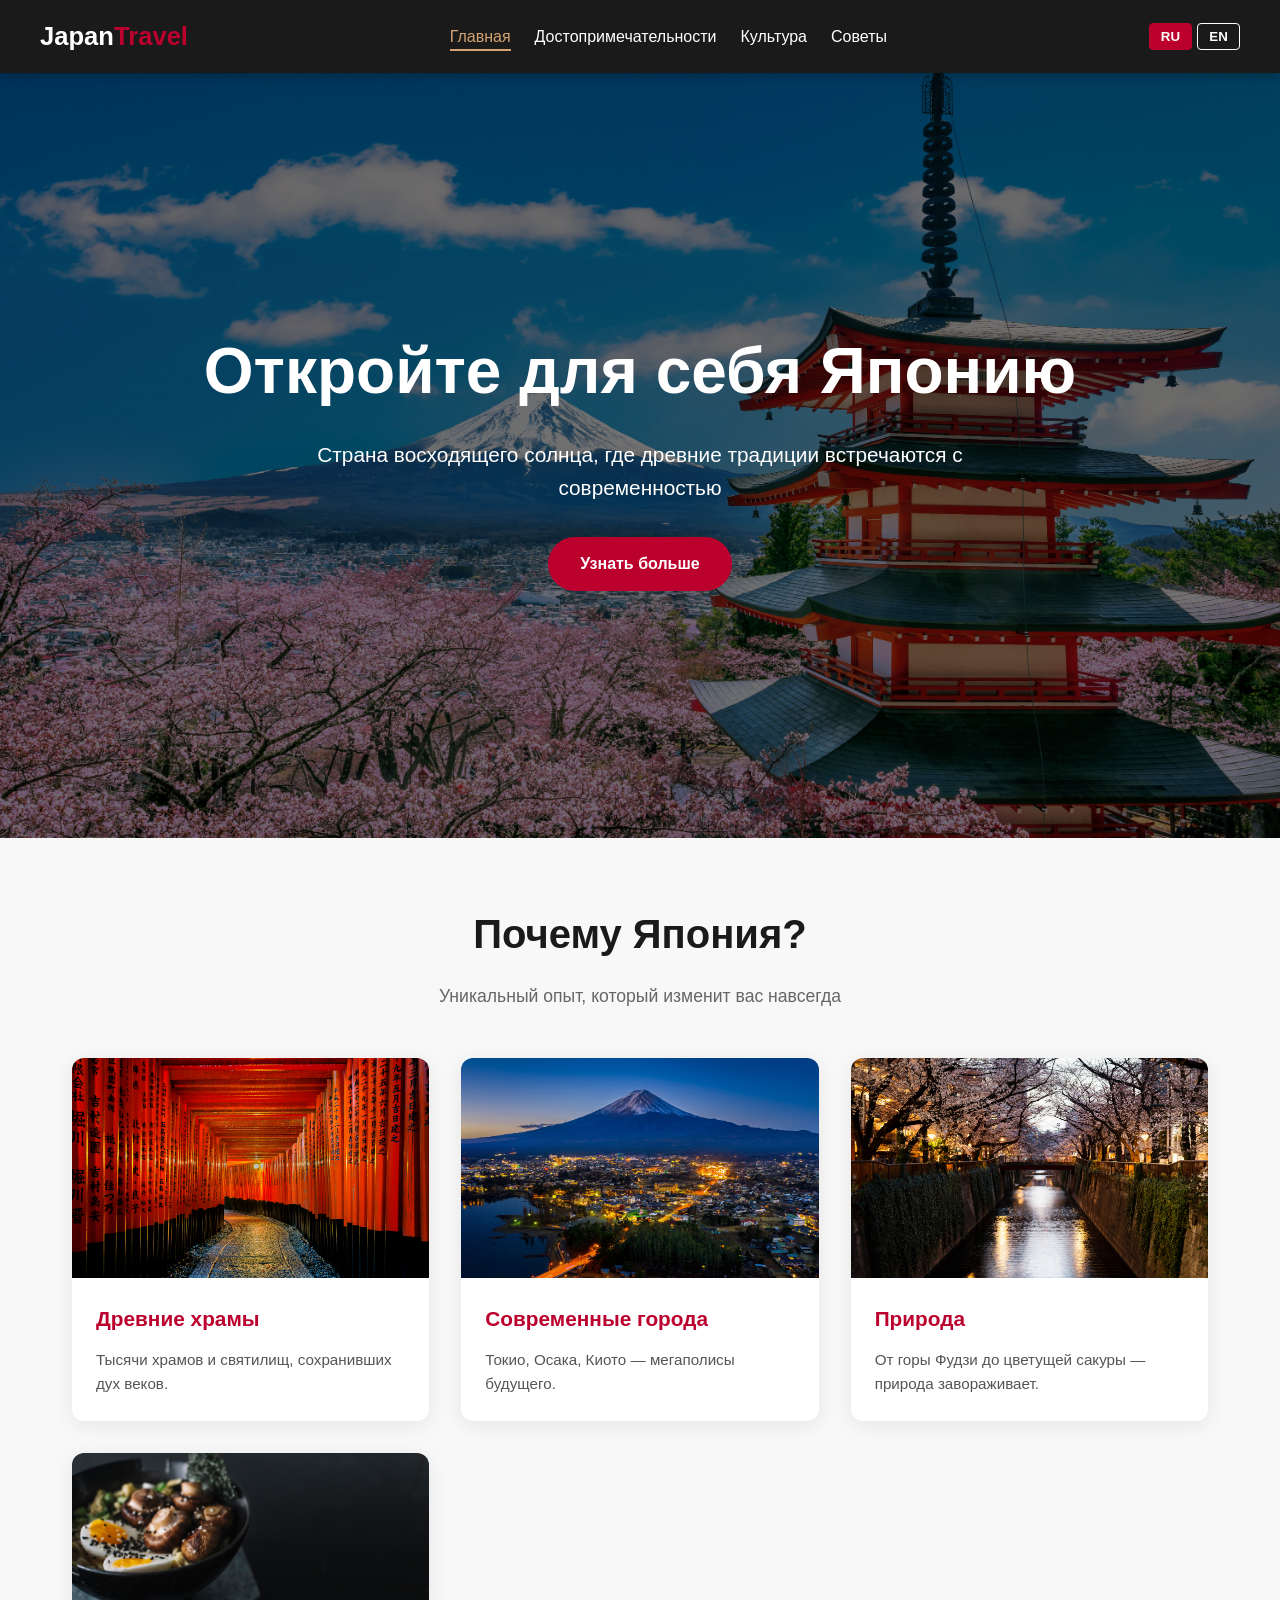
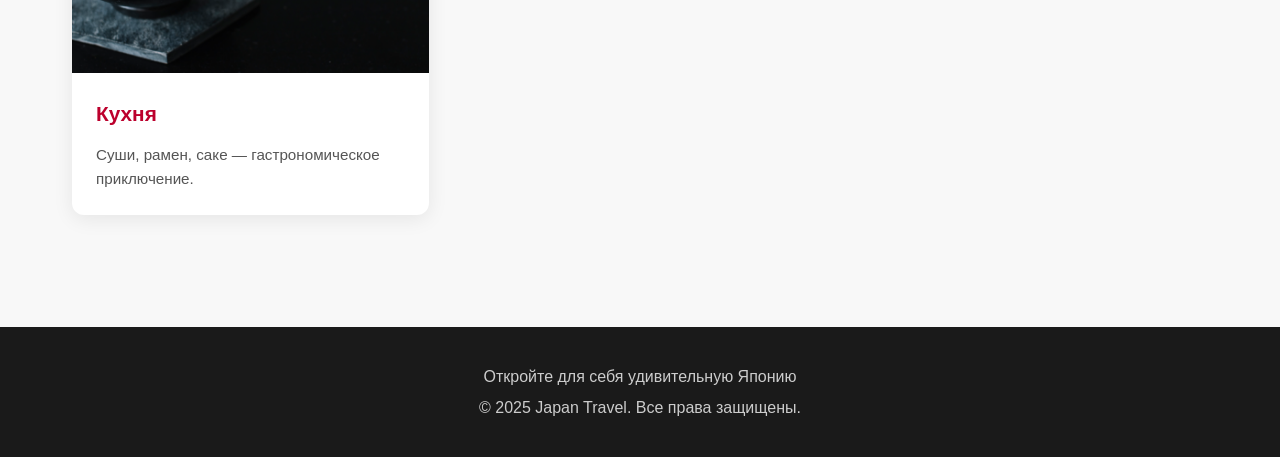
<file: index.html>
<!DOCTYPE html>
<html lang="ru">
<head>
  <meta charset="UTF-8">
  <meta name="viewport" content="width=device-width, initial-scale=1.0">
  <title>Japan Travel — Откройте для себя Японию</title>
  <link rel="stylesheet" href="css/style.css">
</head>
<body>
  <header>
    <nav class="nav">
      <a href="index.html" class="logo">Japan<span>Travel</span></a>
      <ul class="nav-links">
        <li><a href="index.html" data-i18n="nav_home">Главная</a></li>
        <li><a href="attractions.html" data-i18n="nav_attractions">Достопримечательности</a></li>
        <li><a href="culture.html" data-i18n="nav_culture">Культура</a></li>
        <li><a href="tips.html" data-i18n="nav_tips">Советы</a></li>
      </ul>
      <div class="lang-switch">
        <button data-lang="ru">RU</button>
        <button data-lang="en">EN</button>
      </div>
    </nav>
  </header>

  <section class="hero" data-bg="hero.home">
    <div class="hero-content">
      <h1 data-i18n="hero_title">Откройте для себя Японию</h1>
      <p data-i18n="hero_subtitle">Страна восходящего солнца, где древние традиции встречаются с современностью</p>
      <a href="attractions.html" class="btn" data-i18n="hero_btn">Узнать больше</a>
    </div>
  </section>

  <section class="section">
    <h2 data-i18n="intro_title">Почему Япония?</h2>
    <p class="section-subtitle" data-i18n="intro_subtitle">Уникальный опыт, который изменит вас навсегда</p>
    <div class="grid">
      <div class="card">
        <img data-img="home.card1" alt="Temples">
        <div class="card-body">
          <h3 data-i18n="card1_title">Древние храмы</h3>
          <p data-i18n="card1_text">Тысячи храмов и святилищ, сохранивших дух веков.</p>
        </div>
      </div>
      <div class="card">
        <img data-img="home.card2" alt="Tokyo">
        <div class="card-body">
          <h3 data-i18n="card2_title">Современные города</h3>
          <p data-i18n="card2_text">Токио, Осака, Киото — мегаполисы будущего.</p>
        </div>
      </div>
      <div class="card">
        <img data-img="home.card3" alt="Fuji">
        <div class="card-body">
          <h3 data-i18n="card3_title">Природа</h3>
          <p data-i18n="card3_text">От горы Фудзи до цветущей сакуры — природа завораживает.</p>
        </div>
      </div>
      <div class="card">
        <img data-img="home.card4" alt="Food">
        <div class="card-body">
          <h3 data-i18n="card4_title">Кухня</h3>
          <p data-i18n="card4_text">Суши, рамен, саке — гастрономическое приключение.</p>
        </div>
      </div>
    </div>
  </section>

  <footer>
    <p data-i18n="footer_text">Откройте для себя удивительную Японию</p>
    <p data-i18n="footer_copy">© 2025 Japan Travel. Все права защищены.</p>
  </footer>

  <script src="js/images.js"></script>
  <script src="js/lang.js"></script>
  <script src="js/main.js"></script>
</body>
</html>
</file>
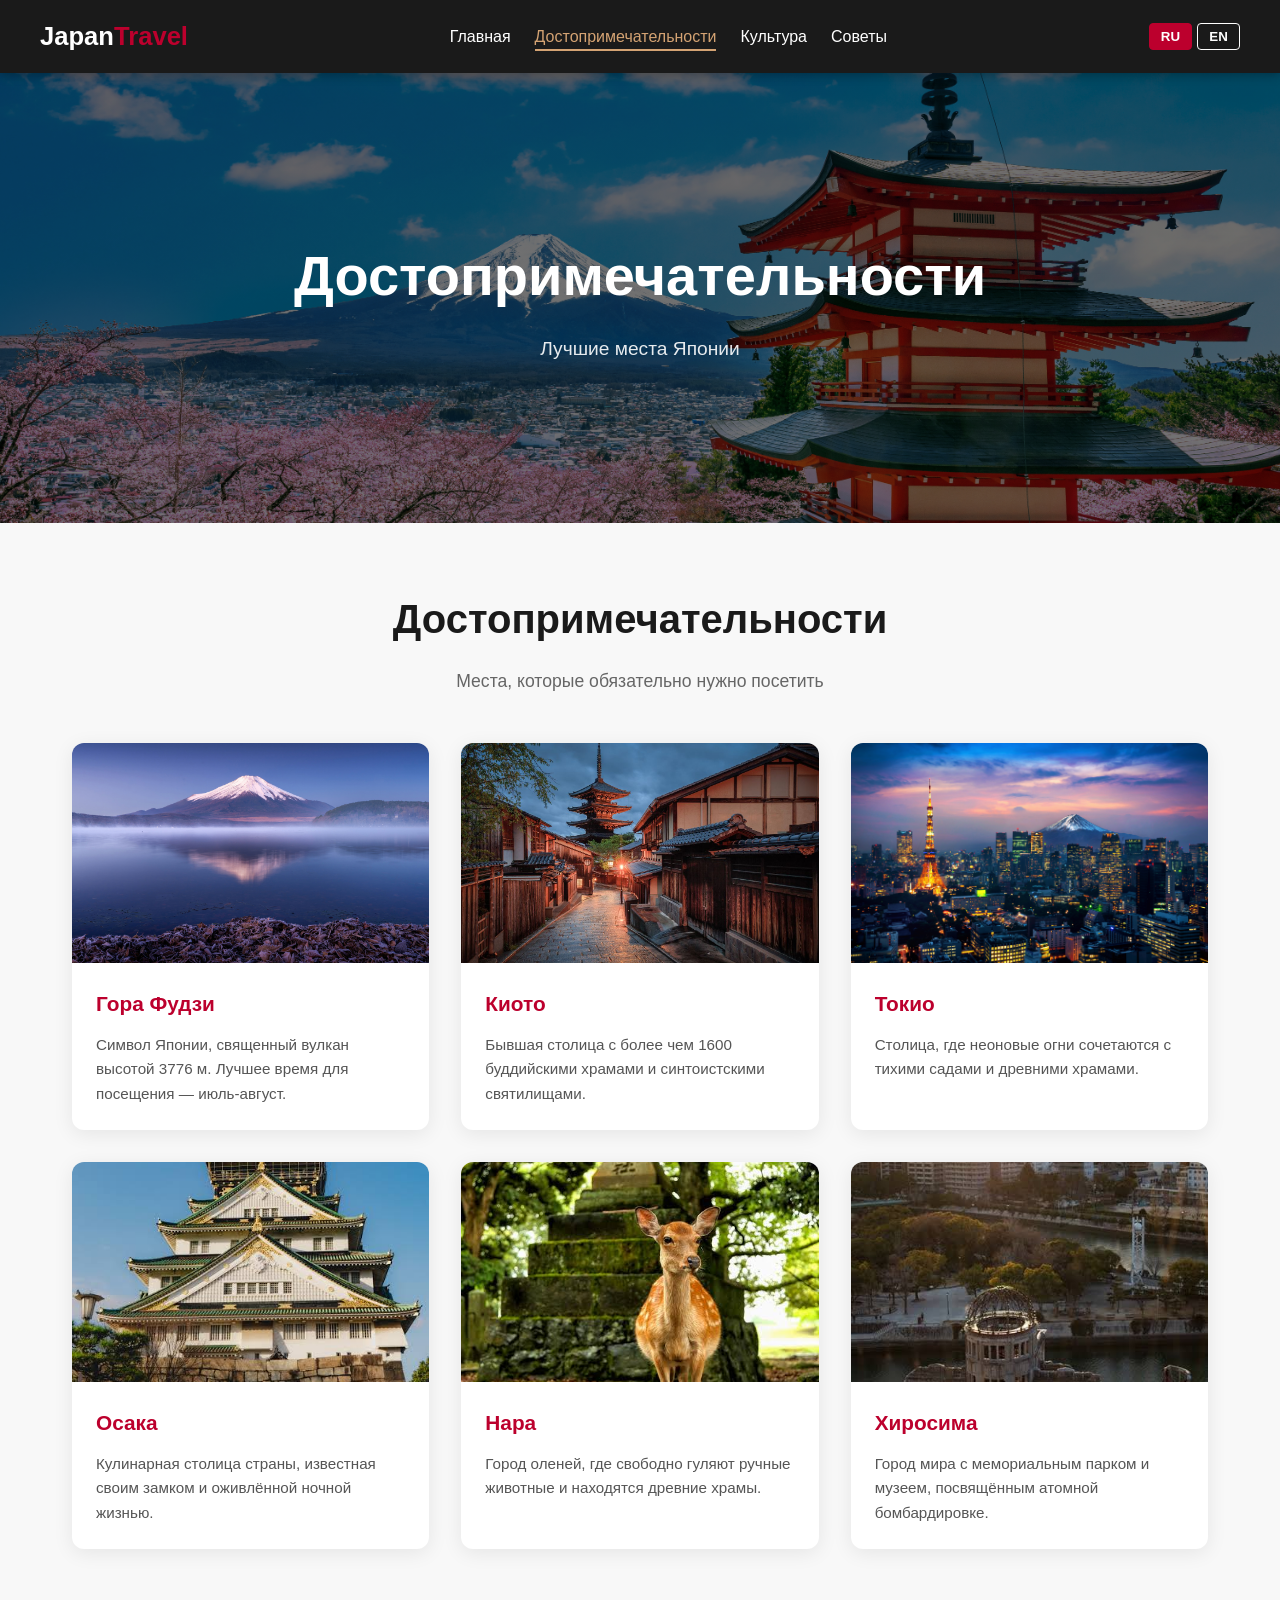
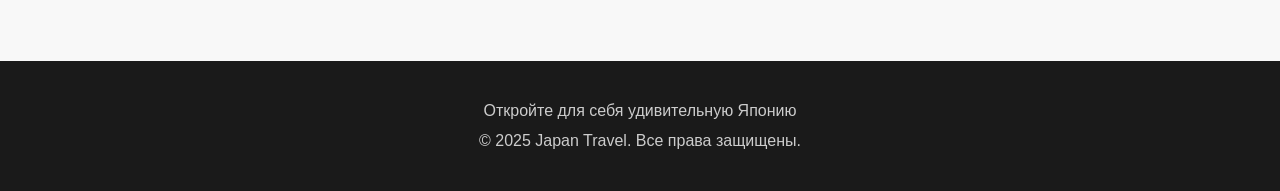
<file: attractions.html>
<!DOCTYPE html>
<html lang="ru">
<head>
  <meta charset="UTF-8">
  <meta name="viewport" content="width=device-width, initial-scale=1.0">
  <title>Attractions — Japan Travel</title>
  <link rel="stylesheet" href="css/style.css">
</head>
<body>
  <header>
    <nav class="nav">
      <a href="index.html" class="logo">Japan<span>Travel</span></a>
      <ul class="nav-links">
        <li><a href="index.html" data-i18n="nav_home">Главная</a></li>
        <li><a href="attractions.html" data-i18n="nav_attractions">Достопримечательности</a></li>
        <li><a href="culture.html" data-i18n="nav_culture">Культура</a></li>
        <li><a href="tips.html" data-i18n="nav_tips">Советы</a></li>
      </ul>
      <div class="lang-switch">
        <button data-lang="ru">RU</button>
        <button data-lang="en">EN</button>
      </div>
    </nav>
  </header>

  <section class="page-header" data-bg="hero.attractions">
    <div>
      <h1 data-i18n="page_attr_h">Достопримечательности</h1>
      <p data-i18n="page_attr_p">Лучшие места Японии</p>
    </div>
  </section>

  <section class="section">
    <h2 data-i18n="attr_title">Достопримечательности</h2>
    <p class="section-subtitle" data-i18n="attr_subtitle">Места, которые обязательно нужно посетить</p>
    <div class="grid">
      <div class="card">
        <img data-img="attractions.attr1" alt="Fuji">
        <div class="card-body">
          <h3 data-i18n="attr1_title">Гора Фудзи</h3>
          <p data-i18n="attr1_text">Символ Японии, священный вулкан высотой 3776 м.</p>
        </div>
      </div>
      <div class="card">
        <img data-img="attractions.attr2" alt="Kyoto">
        <div class="card-body">
          <h3 data-i18n="attr2_title">Киото</h3>
          <p data-i18n="attr2_text">Бывшая столица с более чем 1600 храмами.</p>
        </div>
      </div>
      <div class="card">
        <img data-img="attractions.attr3" alt="Tokyo">
        <div class="card-body">
          <h3 data-i18n="attr3_title">Токио</h3>
          <p data-i18n="attr3_text">Столица, где неон сочетается с древними храмами.</p>
        </div>
      </div>
      <div class="card">
        <img data-img="attractions.attr4" alt="Osaka">
        <div class="card-body">
          <h3 data-i18n="attr4_title">Осака</h3>
          <p data-i18n="attr4_text">Кулинарная столица с замком и ночной жизнью.</p>
        </div>
      </div>
      <div class="card">
        <img data-img="attractions.attr5" alt="Nara">
        <div class="card-body">
          <h3 data-i18n="attr5_title">Нара</h3>
          <p data-i18n="attr5_text">Город оленей с древними храмами.</p>
        </div>
      </div>
      <div class="card">
        <img data-img="attractions.attr6" alt="Hiroshima">
        <div class="card-body">
          <h3 data-i18n="attr6_title">Хиросима</h3>
          <p data-i18n="attr6_text">Город мира с мемориальным парком.</p>
        </div>
      </div>
    </div>
  </section>

  <footer>
    <p data-i18n="footer_text">Откройте для себя удивительную Японию</p>
    <p data-i18n="footer_copy">© 2025 Japan Travel. Все права защищены.</p>
  </footer>

  <script src="js/images.js"></script>
  <script src="js/lang.js"></script>
  <script src="js/main.js"></script>
</body>
</html>
</file>
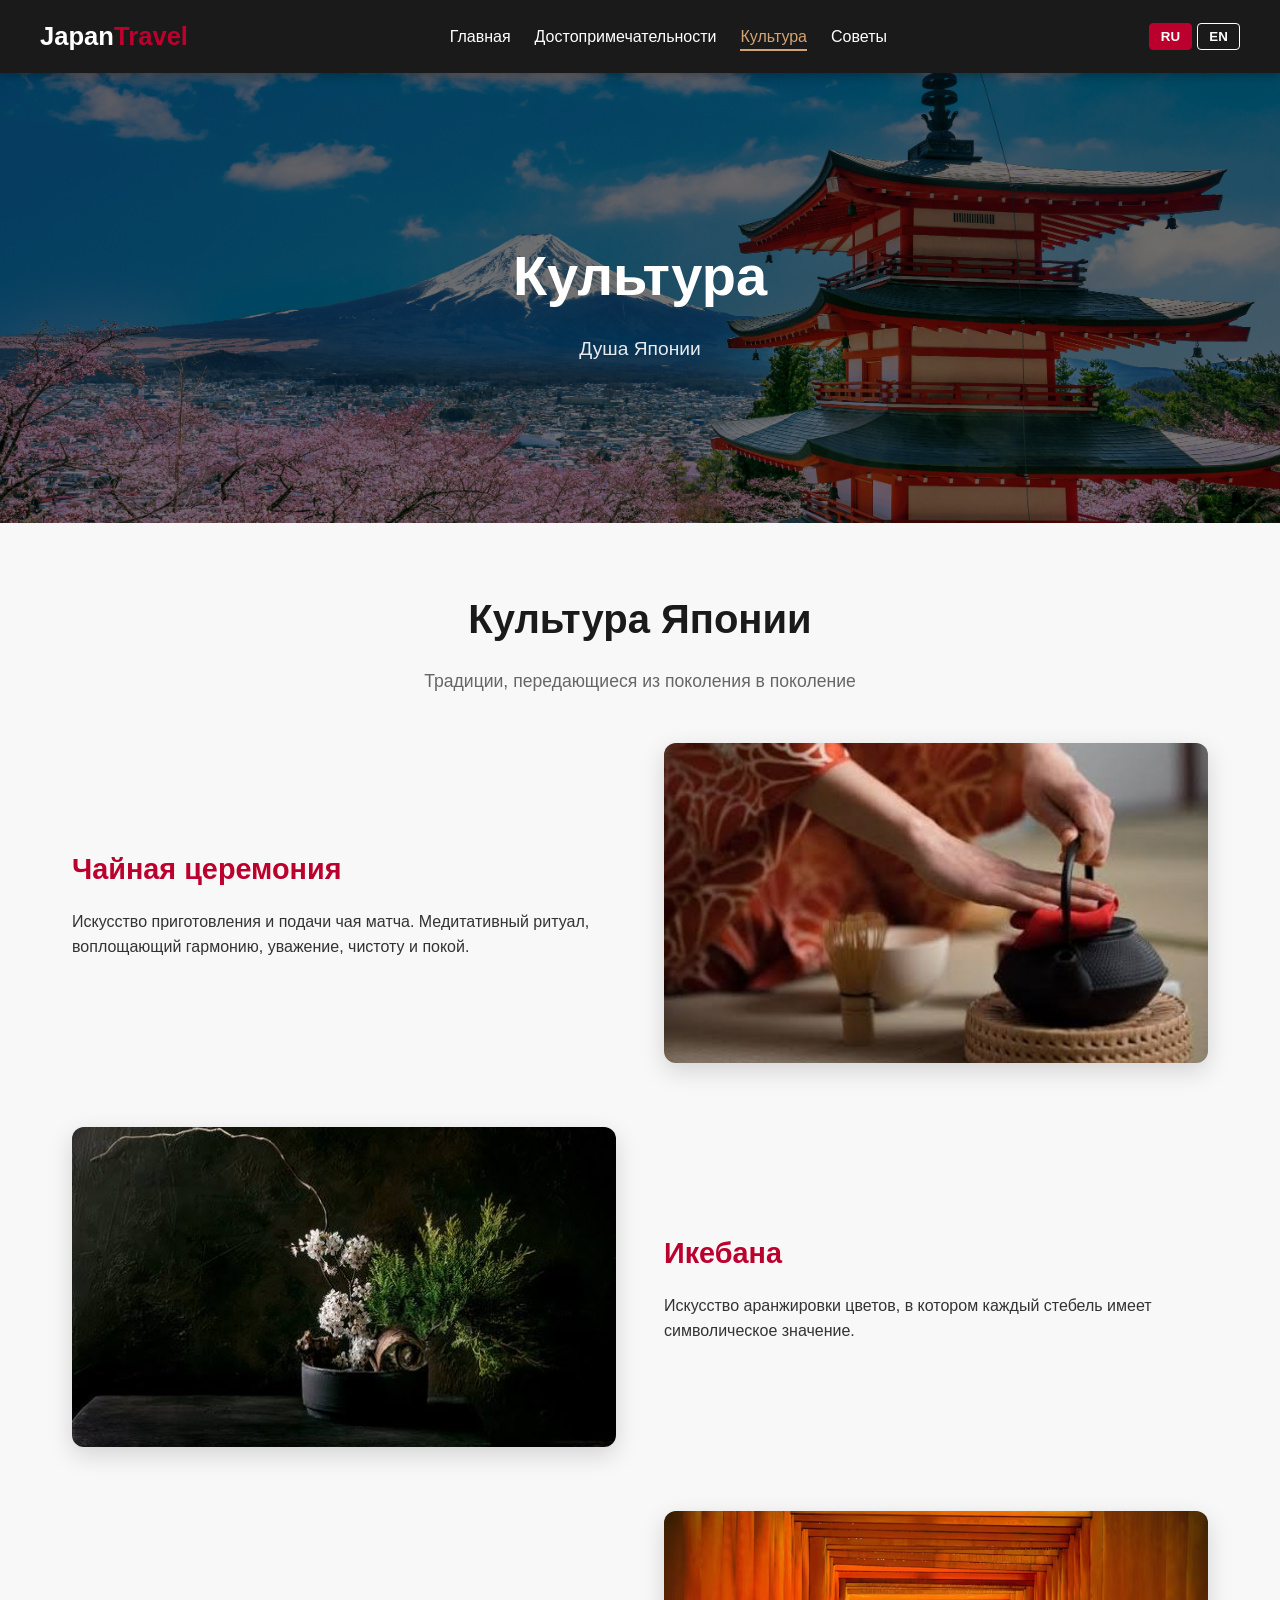
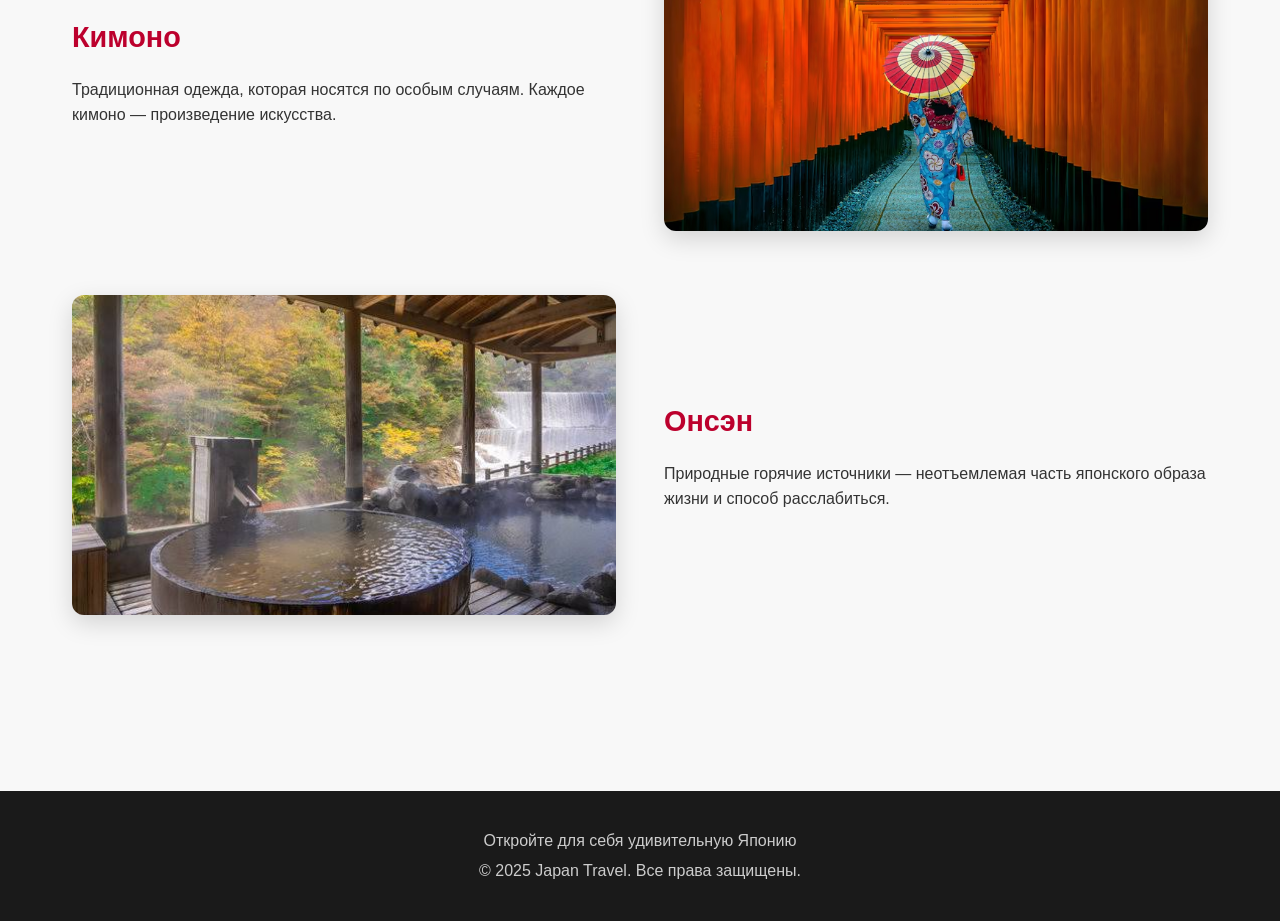
<file: culture.html>
<!DOCTYPE html>
<html lang="ru">
<head>
  <meta charset="UTF-8">
  <meta name="viewport" content="width=device-width, initial-scale=1.0">
  <title>Culture — Japan Travel</title>
  <link rel="stylesheet" href="css/style.css">
</head>
<body>
  <header>
    <nav class="nav">
      <a href="index.html" class="logo">Japan<span>Travel</span></a>
      <ul class="nav-links">
        <li><a href="index.html" data-i18n="nav_home">Главная</a></li>
        <li><a href="attractions.html" data-i18n="nav_attractions">Достопримечательности</a></li>
        <li><a href="culture.html" data-i18n="nav_culture">Культура</a></li>
        <li><a href="tips.html" data-i18n="nav_tips">Советы</a></li>
      </ul>
      <div class="lang-switch">
        <button data-lang="ru">RU</button>
        <button data-lang="en">EN</button>
      </div>
    </nav>
  </header>

  <section class="page-header" data-bg="hero.culture">
    <div>
      <h1 data-i18n="page_cult_h">Культура</h1>
      <p data-i18n="page_cult_p">Душа Японии</p>
    </div>
  </section>

  <section class="section">
    <h2 data-i18n="cult_title">Культура Японии</h2>
    <p class="section-subtitle" data-i18n="cult_subtitle">Традиции, передающиеся из поколения в поколение</p>

    <div class="culture-block">
      <div class="culture-text">
        <h3 data-i18n="cult1_title">Чайная церемония</h3>
        <p data-i18n="cult1_text">Искусство приготовления и подачи чая матча.</p>
      </div>
      <img data-img="culture.cult1" alt="Tea ceremony">
    </div>

    <div class="culture-block">
      <div class="culture-text">
        <h3 data-i18n="cult2_title">Икебана</h3>
        <p data-i18n="cult2_text">Искусство аранжировки цветов.</p>
      </div>
      <img data-img="culture.cult2" alt="Ikebana">
    </div>

    <div class="culture-block">
      <div class="culture-text">
        <h3 data-i18n="cult3_title">Кимоно</h3>
        <p data-i18n="cult3_text">Традиционная одежда для особых случаев.</p>
      </div>
      <img data-img="culture.cult3" alt="Kimono">
    </div>

    <div class="culture-block">
      <div class="culture-text">
        <h3 data-i18n="cult4_title">Онсэн</h3>
        <p data-i18n="cult4_text">Природные горячие источники.</p>
      </div>
      <img data-img="culture.cult4" alt="Onsen">
    </div>
  </section>

  <footer>
    <p data-i18n="footer_text">Откройте для себя удивительную Японию</p>
    <p data-i18n="footer_copy">© 2025 Japan Travel. Все права защищены.</p>
  </footer>

  <script src="js/images.js"></script>
  <script src="js/lang.js"></script>
  <script src="js/main.js"></script>
</body>
</html>
</file>
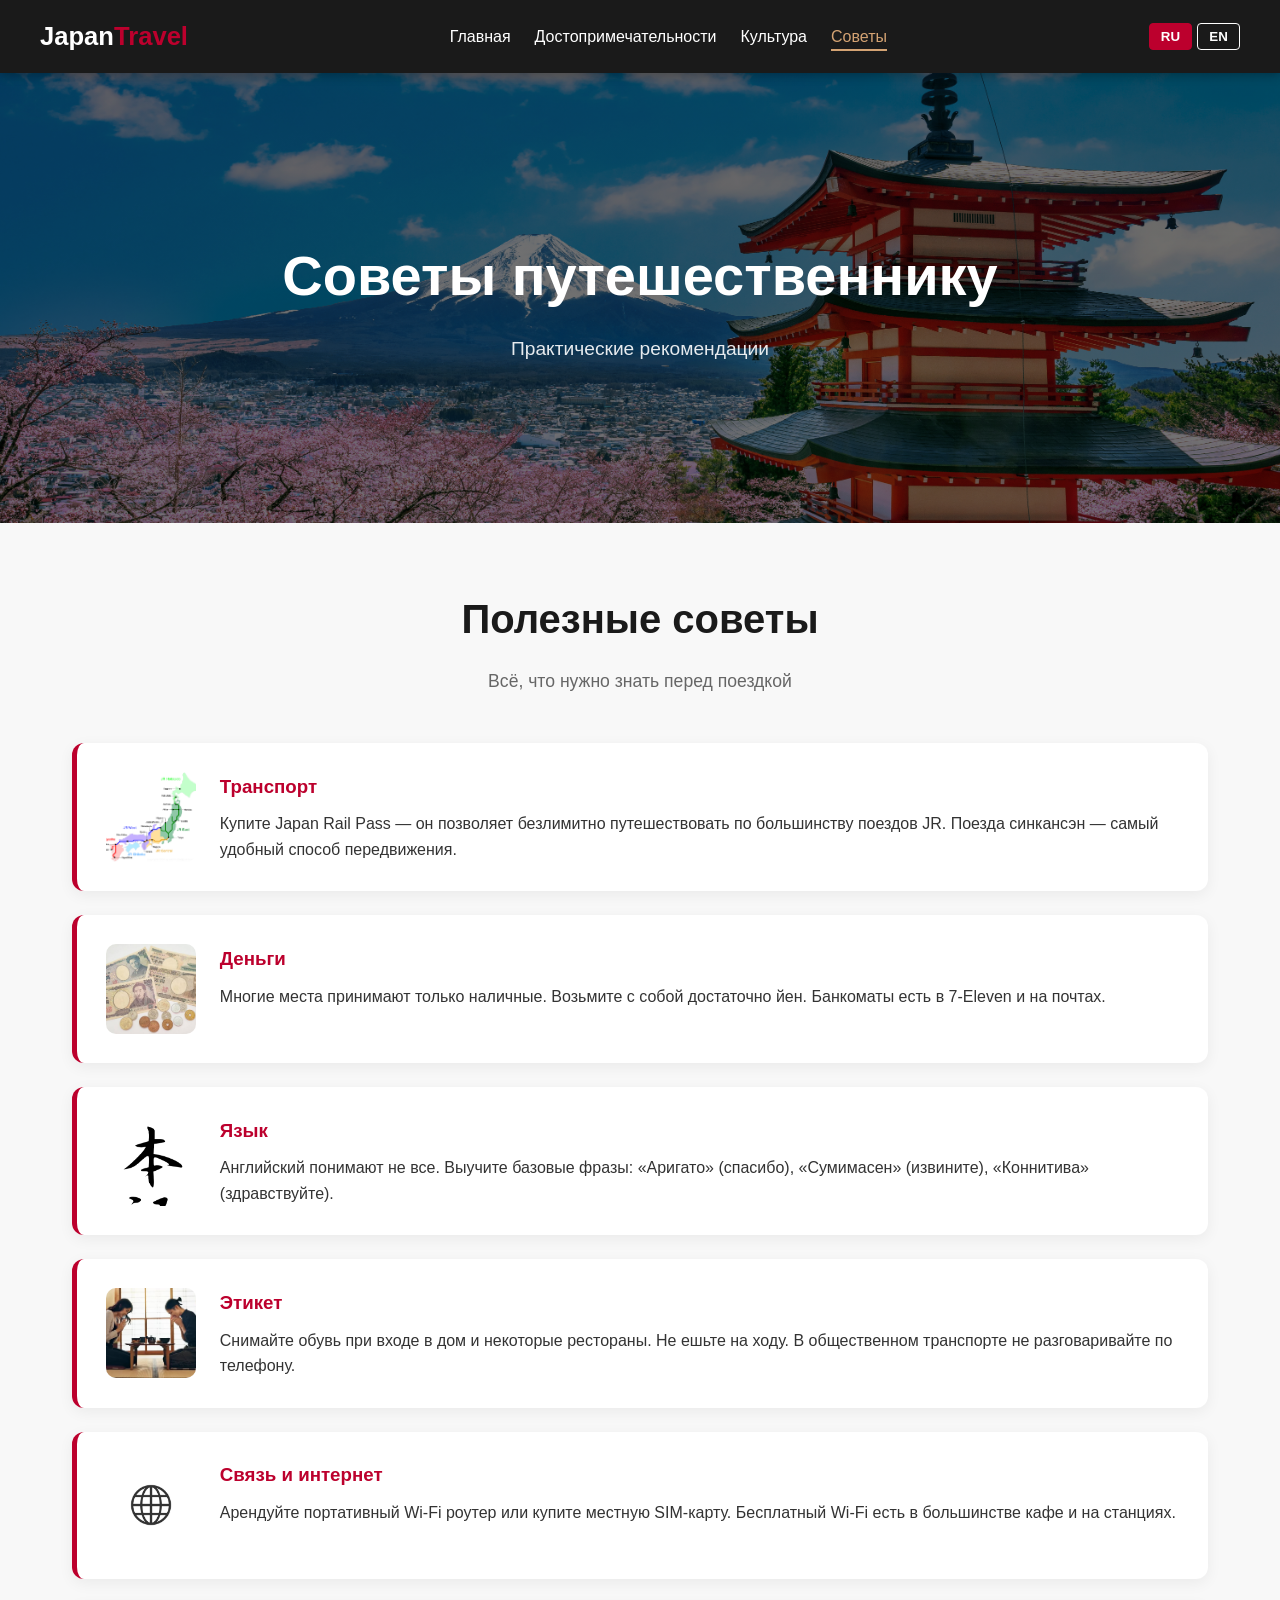
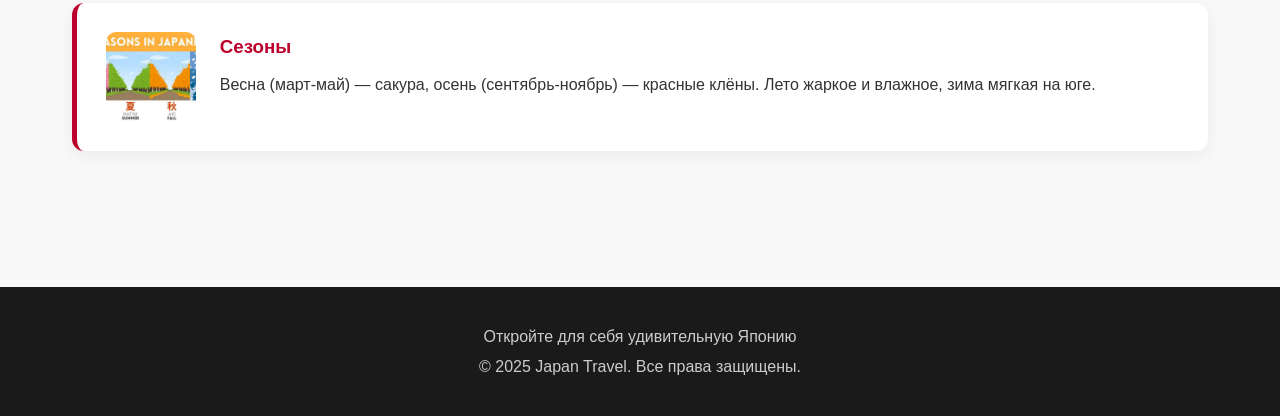
<file: tips.html>
<!DOCTYPE html>
<html lang="ru">
<head>
  <meta charset="UTF-8">
  <meta name="viewport" content="width=device-width, initial-scale=1.0">
  <title>Tips — Japan Travel</title>
  <link rel="stylesheet" href="css/style.css">
</head>
<body>
  <header>
    <nav class="nav">
      <a href="index.html" class="logo">Japan<span>Travel</span></a>
      <ul class="nav-links">
        <li><a href="index.html" data-i18n="nav_home">Главная</a></li>
        <li><a href="attractions.html" data-i18n="nav_attractions">Достопримечательности</a></li>
        <li><a href="culture.html" data-i18n="nav_culture">Культура</a></li>
        <li><a href="tips.html" data-i18n="nav_tips">Советы</a></li>
      </ul>
      <div class="lang-switch">
        <button data-lang="ru">RU</button>
        <button data-lang="en">EN</button>
      </div>
    </nav>
  </header>

  <section class="page-header" data-bg="hero.tips">
    <div>
      <h1 data-i18n="page_tips_h">Советы путешественнику</h1>
      <p data-i18n="page_tips_p">Практические рекомендации</p>
    </div>
  </section>

  <section class="section">
    <h2 data-i18n="tips_title">Полезные советы</h2>
    <p class="section-subtitle" data-i18n="tips_subtitle">Всё, что нужно знать перед поездкой</p>

    <div class="tip">
      <img data-img="tips.tip1" alt="Transport">
      <div class="tip-content">
        <h3 data-i18n="tip1_title">Транспорт</h3>
        <p data-i18n="tip1_text">Купите Japan Rail Pass.</p>
      </div>
    </div>

    <div class="tip">
      <img data-img="tips.tip2" alt="Money">
      <div class="tip-content">
        <h3 data-i18n="tip2_title">Деньги</h3>
        <p data-i18n="tip2_text">Многие места принимают только наличные.</p>
      </div>
    </div>

    <div class="tip">
      <img data-img="tips.tip3" alt="Language">
      <div class="tip-content">
        <h3 data-i18n="tip3_title">Язык</h3>
        <p data-i18n="tip3_text">Английский понимают не все.</p>
      </div>
    </div>

    <div class="tip">
      <img data-img="tips.tip4" alt="Etiquette">
      <div class="tip-content">
        <h3 data-i18n="tip4_title">Этикет</h3>
        <p data-i18n="tip4_text">Снимайте обувь при входе в дом.</p>
      </div>
    </div>

    <div class="tip">
      <img data-img="tips.tip5" alt="Internet">
      <div class="tip-content">
        <h3 data-i18n="tip5_title">Связь и интернет</h3>
        <p data-i18n="tip5_text">Арендуйте Wi-Fi роутер.</p>
      </div>
    </div>

    <div class="tip">
      <img data-img="tips.tip6" alt="Seasons">
      <div class="tip-content">
        <h3 data-i18n="tip6_title">Сезоны</h3>
        <p data-i18n="tip6_text">Весна — сакура, осень — красные клёны.</p>
      </div>
    </div>
  </section>

  <footer>
    <p data-i18n="footer_text">Откройте для себя удивительную Японию</p>
    <p data-i18n="footer_copy">© 2025 Japan Travel. Все права защищены.</p>
  </footer>

  <script src="js/images.js"></script>
  <script src="js/lang.js"></script>
  <script src="js/main.js"></script>
</body>
</html>
</file>
<file: css/style.css>
* {
  margin: 0;
  padding: 0;
  box-sizing: border-box;
}

:root {
  --primary: #bc002d;
  --dark: #1a1a1a;
  --light: #f8f8f8;
  --accent: #d4a373;
  --text: #333;
}

body {
  font-family: 'Segoe UI', Tahoma, sans-serif;
  color: var(--text);
  background: var(--light);
  line-height: 1.6;
}

header {
  background: var(--dark);
  color: #fff;
  padding: 1rem 2rem;
  position: sticky;
  top: 0;
  z-index: 1000;
  box-shadow: 0 2px 10px rgba(0,0,0,0.3);
}

.nav {
  max-width: 1200px;
  margin: 0 auto;
  display: flex;
  justify-content: space-between;
  align-items: center;
  flex-wrap: wrap;
  gap: 1rem;
}

.logo {
  font-size: 1.6rem;
  font-weight: bold;
  color: #fff;
  text-decoration: none;
}

.logo span { color: var(--primary); }

.nav-links {
  display: flex;
  gap: 1.5rem;
  list-style: none;
  flex-wrap: wrap;
}

.nav-links a {
  color: #fff;
  text-decoration: none;
  padding: 0.3rem 0;
  border-bottom: 2px solid transparent;
  transition: 0.3s;
}

.nav-links a:hover,
.nav-links a.active {
  color: var(--accent);
  border-color: var(--accent);
}

.lang-switch {
  display: flex;
  gap: 0.3rem;
}

.lang-switch button {
  background: transparent;
  border: 1px solid #fff;
  color: #fff;
  padding: 0.3rem 0.7rem;
  cursor: pointer;
  border-radius: 4px;
  transition: 0.3s;
  font-weight: bold;
}

.lang-switch button.active,
.lang-switch button:hover {
  background: var(--primary);
  border-color: var(--primary);
}

.hero {
  height: 85vh;
  min-height: 500px;
  background-color: #222;
  background-size: cover;
  background-position: center;
  display: flex;
  align-items: center;
  justify-content: center;
  text-align: center;
  color: #fff;
  padding: 2rem;
}

.hero-content h1 {
  font-size: clamp(2rem, 5vw, 4rem);
  margin-bottom: 1rem;
  animation: fadeIn 1.2s ease;
}

.hero-content p {
  font-size: clamp(1rem, 2vw, 1.3rem);
  max-width: 700px;
  margin: 0 auto 2rem;
  animation: fadeIn 1.8s ease;
}

.btn {
  display: inline-block;
  background: var(--primary);
  color: #fff;
  padding: 0.9rem 2rem;
  text-decoration: none;
  border-radius: 50px;
  font-weight: bold;
  transition: 0.3s;
  border: none;
  cursor: pointer;
}

.btn:hover {
  background: var(--accent);
  transform: translateY(-2px);
}

@keyframes fadeIn {
  from { opacity: 0; transform: translateY(20px); }
  to { opacity: 1; transform: translateY(0); }
}

.page-header {
  height: 50vh;
  min-height: 340px;
  display: flex;
  align-items: center;
  justify-content: center;
  text-align: center;
  color: #fff;
  padding: 2rem;
  background-color: #222;
  background-size: cover;
  background-position: center;
}

.page-header h1 {
  font-size: clamp(2rem, 5vw, 3.5rem);
}

.page-header p {
  font-size: 1.2rem;
  margin-top: 0.8rem;
  opacity: 0.9;
}

.section {
  max-width: 1200px;
  margin: 0 auto;
  padding: 4rem 2rem;
}

.section h2 {
  text-align: center;
  font-size: 2.5rem;
  margin-bottom: 1rem;
  color: var(--dark);
}

.section-subtitle {
  text-align: center;
  color: #666;
  margin-bottom: 3rem;
  font-size: 1.1rem;
}

.grid {
  display: grid;
  grid-template-columns: repeat(auto-fit, minmax(280px, 1fr));
  gap: 2rem;
}

.card {
  background: #fff;
  border-radius: 12px;
  overflow: hidden;
  box-shadow: 0 4px 20px rgba(0,0,0,0.08);
  transition: 0.3s;
}

.card:hover {
  transform: translateY(-8px);
  box-shadow: 0 10px 30px rgba(0,0,0,0.15);
}

.card img {
  width: 100%;
  height: 220px;
  object-fit: cover;
  display: block;
  background: #e5e5e5;
  transition: transform 0.4s;
}

.card:hover img { transform: scale(1.05); }

.card-body {
  padding: 1.5rem;
}

.card-body h3 {
  color: var(--primary);
  margin-bottom: 0.8rem;
  font-size: 1.3rem;
}

.card-body p {
  color: #555;
  font-size: 0.95rem;
}

.tip {
  display: flex;
  gap: 1.5rem;
  align-items: flex-start;
  background: #fff;
  padding: 1.8rem;
  border-radius: 12px;
  border-left: 5px solid var(--primary);
  box-shadow: 0 4px 15px rgba(0,0,0,0.06);
  margin-bottom: 1.5rem;
}

.tip img {
  width: 90px;
  height: 90px;
  object-fit: cover;
  border-radius: 10px;
  flex-shrink: 0;
  background: #e5e5e5;
}

.tip-content { flex: 1; }

.tip h3 {
  color: var(--primary);
  margin-bottom: 0.6rem;
}

.culture-block {
  display: grid;
  grid-template-columns: 1fr 1fr;
  gap: 3rem;
  align-items: center;
  margin-bottom: 4rem;
}

.culture-block:nth-child(even) .culture-text { order: 2; }

.culture-block img {
  width: 100%;
  height: 320px;
  object-fit: cover;
  border-radius: 12px;
  box-shadow: 0 8px 25px rgba(0,0,0,0.15);
  background: #e5e5e5;
}

.culture-text h3 {
  color: var(--primary);
  font-size: 1.8rem;
  margin-bottom: 1rem;
}

footer {
  background: var(--dark);
  color: #ccc;
  text-align: center;
  padding: 2rem;
  margin-top: 3rem;
}

footer p { margin: 0.3rem 0; }

@media (max-width: 768px) {
  .nav { flex-direction: column; align-items: flex-start; }
  .nav-links { font-size: 0.9rem; gap: 1rem; }
  .culture-block { grid-template-columns: 1fr; }
  .culture-block:nth-child(even) .culture-text { order: 0; }
  .section { padding: 3rem 1.2rem; }
}

@media (max-width: 600px) {
  .tip { flex-direction: column; }
  .tip img { width: 100%; height: 160px; }
}
</file>
